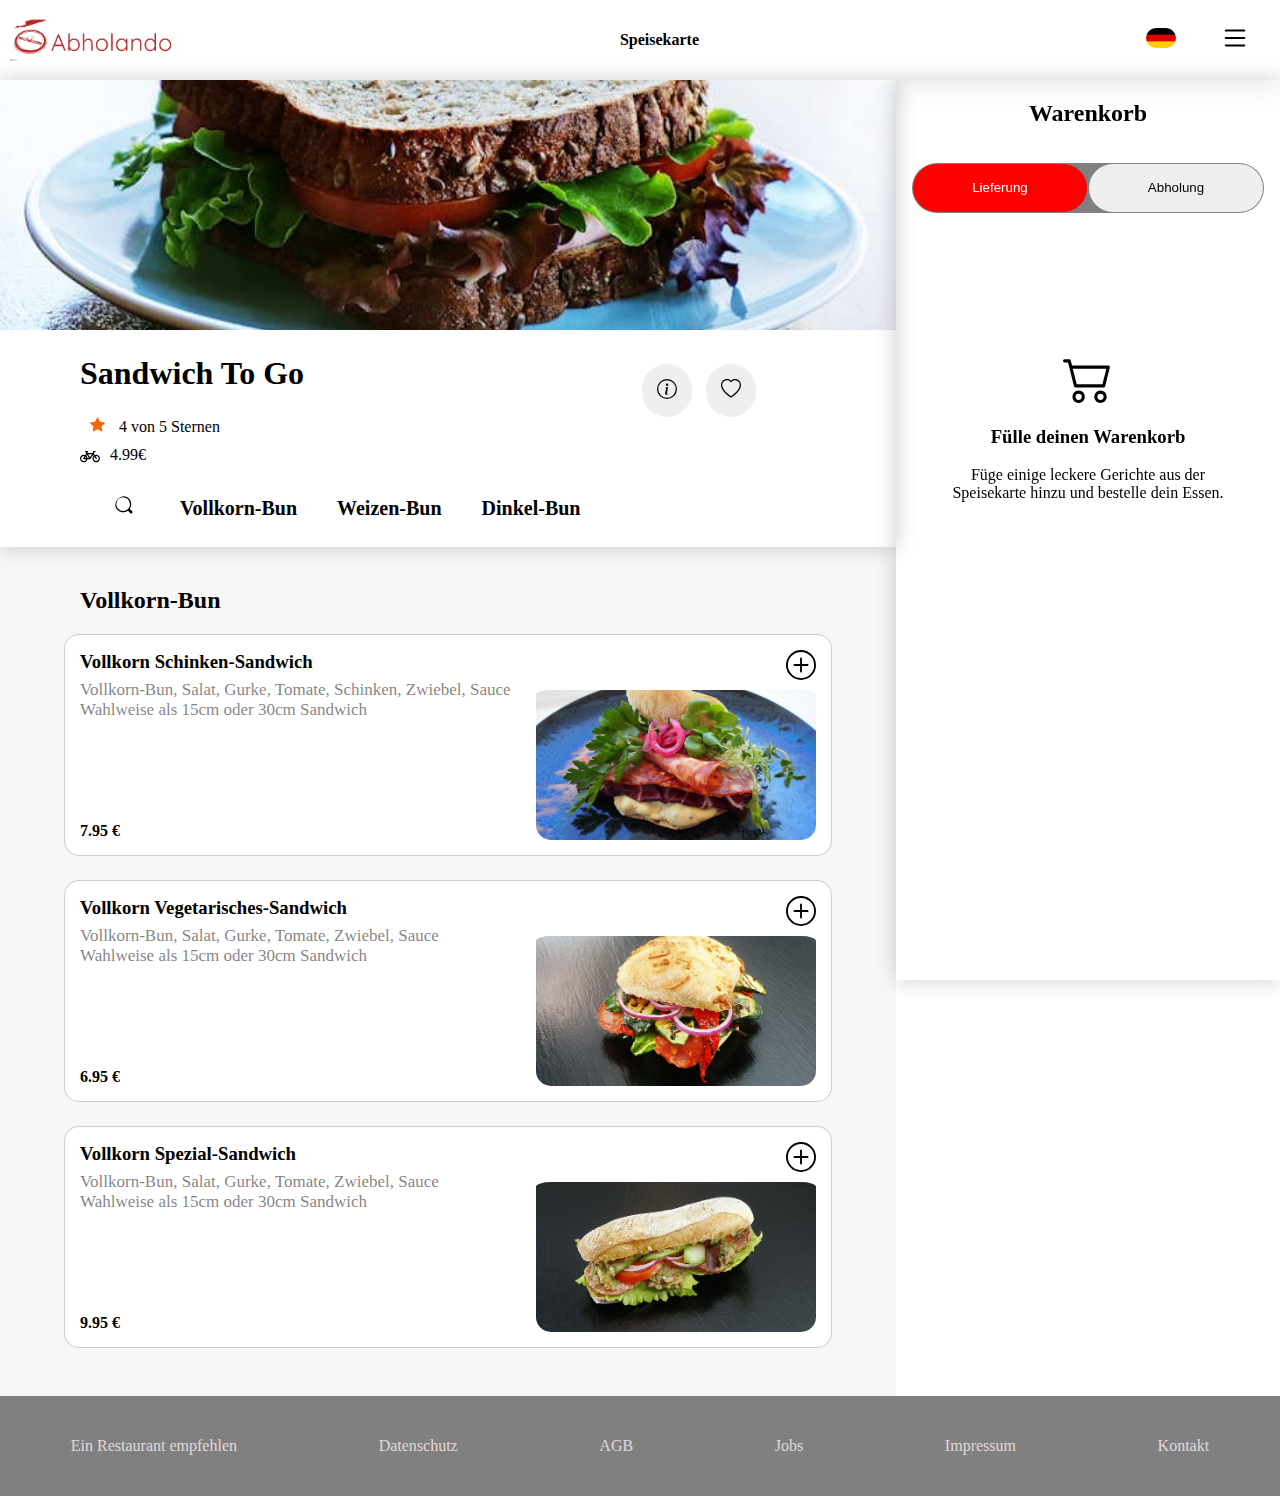
<file: index.html>
<!DOCTYPE html>
<html lang="en">
  <head>
    <meta charset="UTF-8" />
    <meta name="viewport" content="width=device-width, initial-scale=1.0" />
    <title>Abholando</title>
    <link rel="stylesheet" href="style.css" />
    <link rel="icon" type="image/vnd.microsoft.icon" href="img/favicon.ico" />
    <script src="script.js"></script>
  </head>
  <body onload="updateCard(foodListFullcorn, incredientListFullcorn, 0)">
    <header id="header">
      <img src="img/logo.png" alt="Logo" />
      <span>Speisekarte</span>
      <div class="icons-header">
        <img src="img/germany-flag-icon.png" alt="language" />
        <img src="img/list.svg" alt="Menü" />
      </div>
    </header>

    <div class="content">
      <div id="container" class="container">
        <div class="titlepic">
          <img src="img/main2.jpg" alt="Titelbild" />
          <div class="structure-main">
            <div class="container-main">
              <h1>Sandwich To Go</h1>
              <div class="icons-main">
                <button><img src="img/info-circle.svg" alt="" /></button>
                <button><img src="img/heart.svg" alt="" /></button>
              </div>
            </div>
            <a class="icons" href=""
              ><img src="img/star-fill.svg" alt="" /> 4 von 5 Sternen</a
            >
            <div class="icon-bike">
              <img src="img/bicycle.svg" alt="" />
              <span>4.99€</span>
            </div>
            <div class="buttons">
              <a href="#"
                ><img class="img-button" src="img/search.svg" alt="search"
              /></a>
              <a onclick="updateCard(foodListFullcorn, incredientListFullcorn, 0); return false" href="">Vollkorn-Bun</a>
              <a onclick="updateCard(foodListWheat, incredientListWheat, 1); return false;" href="">Weizen-Bun</a>
              <a onclick="updateCard(foodListDinkel, incredientListDinkel, 2); return false;" href="">Dinkel-Bun</a>
            </div>
          </div>
        </div>
        <section id="menu" class="menu-container"></section>
      </div>
      <div id="shoppingBag" class="shoppingbag">
        <div class="imgResponsive">
          <h2>Warenkorb</h2>
          <img
            onclick="responsiveMenuBagClose()"
            class="responsiveImg"
            src="img/plus-circle.svg"
            alt=""
          />
        </div>
        <div class="deliverybuttons">
          <button
            id="button1"
            onclick="colorButton('deliver')"
            class="shopping-button-delivery markbuttons"
          >
            Lieferung
          </button>
          <button
            id="button2"
            onclick="colorButton('pickup')"
            class="shopping-button-delivery"
          >
            Abholung
          </button>
        </div>

        <div class="responsive-div-empty" id="shopping-bag-none-food">
          <img class="cart" src="img/cart2.svg" alt="" />
          <h3 class="responsive-h3-empty">Fülle deinen Warenkorb</h3>
          <span class="responsive-span-empty"
            >Füge einige leckere Gerichte aus der <br />
            Speisekarte hinzu und bestelle dein Essen.</span
          >
        </div>
        <div id="shopping-bag-with-food" class="bag-list display-none"></div>
      </div>
    </div>
    <div id="shoppingBagToggle" class="responsiveMenu">
      <img
        onclick="responsiveMenuShow()"
        class="responsiveButton"
        src="img/cart2.svg"
      />
    </div>
    <footer id="footer">
      <a href="#">Ein Restaurant empfehlen</a>
      <a href="#">Datenschutz</a>
      <a href="#">AGB</a>
      <a href="#">Jobs</a>
      <a href="#">Impressum</a>
      <a href="#">Kontakt</a>
    </footer>
  </body>
</html>
</file>
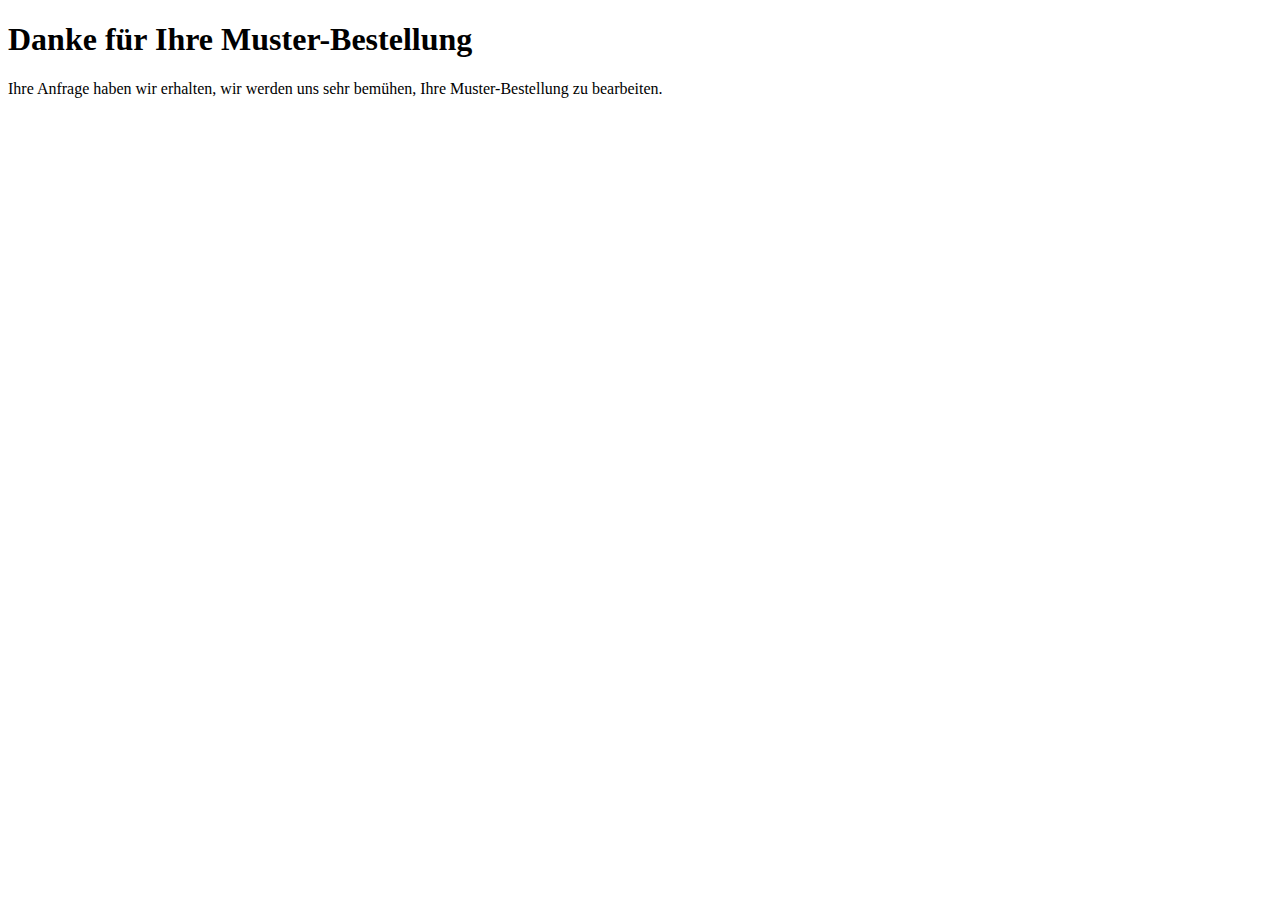
<file: thanks.html>
<!DOCTYPE html>
<html lang="en">
<head>
    <meta charset="UTF-8">
    <meta name="viewport" content="width=device-width, initial-scale=1.0">
    <title>Document</title>
</head>
<body>
    <h1>Danke für Ihre Muster-Bestellung</h1>
    <p>Ihre Anfrage haben wir erhalten, wir werden uns sehr bemühen, Ihre Muster-Bestellung zu bearbeiten.</p>
</body>
</html>
</file>
<file: style.css>
body {
  margin: 0;
}

header {
  display: flex;
  justify-content: space-between;
  align-items: center;
  height: 80px;
  box-shadow: rgba(149, 157, 165, 0.2) 0px 8px 24px;
  font-weight: bold;
}

header img {
  height: 60px;
}

.menu-container {
  background-color: rgba(0, 0, 0, 0.03);
  padding-left: 80px;
  padding-top: 20px;
  padding-right: 80px;
  padding-bottom: 24px;
}

.menu {
  display: flex;
  flex-direction: column;
  align-items: center;
}

.shoppingbag {
  width: 30%;
  position: sticky;
  top: 0;
  height: 100vh;
  display: flex;
  flex-direction: column;
  text-align: center;
  box-shadow: 0px 0px 20px 0px rgba(0, 0, 0, 0.2);
}

.content {
  display: flex;
}

.shoppingButtons {
  background-color: red;
  display: flex;
}

.container {
  width: 70%;
}

.titlepic {
  box-shadow: 0px 0px 20px 0px rgba(0, 0, 0, 0.2);
}

.titlepic img {
  width: 100%;
  object-fit: cover;
  height: 250px;
}

.titlepic a {
  text-decoration: none;
  color: black;
  padding: 5px 10px;
  border-radius: 20px;
}

.titlepic a:hover {
  background-color: rgba(0, 0, 0, 0.1);
}

.icons-header img {
  height: 20px;
  width: 30px;
  object-fit: cover;
  margin-right: 20px;
  padding: 10px 10px;
  border-radius: 90px;
}

.icons-header img:hover {
  background-color: rgba(255, 0, 0, 0.1);
  cursor: pointer;
}

.cart {
  height: 50px;
  object-fit: cover;
  padding-top: 100px;
}

.img-button {
  height: 20px !important;
  width: 20px !important;
  padding: 5px;
  border-radius: 90px;
}

.buttons {
  display: flex;
  align-items: center;
  font-weight: bold;
}

.buttons a {
  margin-left: 20px;
  font-size: 20px;
}

.container-main {
  display: flex;
  justify-content: space-between;
}

.icons-main img {
  height: 20px;
  width: 20px;
  object-fit: cover;
}

.icons-main button {
  border-radius: 90px;
  border: none;
  padding: 15px 15px;
  margin-right: 10px;
}

.icons-main button:hover {
  cursor: pointer;
  opacity: 0.5;
}

.icons-main {
  margin-top: 30px;
  margin-right: 50px;
}

.structure-main {
  margin-left: 80px;
  margin-right: 80px;
  padding-bottom: 16px;
}

.icons img {
  height: 15px;
  width: 15px;
  padding-right: 10px;
  filter: invert(49%) sepia(94%) saturate(4461%) hue-rotate(11deg)
    brightness(108%) contrast(97%);
}

.icons {
  height: 15px;
  width: 15px;
}

.icon-bike img {
  height: 20px;
  width: 20px;
  padding-right: 10px;
  object-fit: cover;
}

.icon-bike {
  display: flex;
  padding-top: 10px;
  padding-bottom: 20px;
}

.menu-card {
  width: 100%;
  border-radius: 15px;
  border: 1px solid rgba(0, 0, 0, 0.2);
  background-color: white;
  padding: 15px 15px;
  margin-bottom: 24px;
  cursor: pointer;
}

.card-header {
  display: flex;
  justify-content: space-between;
  align-items: center;
}

.card-header h3 {
  margin: 0;
  margin-bottom: 5px;
}

.card-header img {
  height: 30px;
}

.card-header img:hover {
  opacity: 0.5;
  cursor: pointer;
}

.card-main {
  display: flex;
  justify-content: space-between;
}

.card-main img {
  height: 150px;
  width: 280px;
  object-fit: cover;
  border-radius: 15px;
  padding-top: 10px;
}

.card-text {
  display: flex;
  flex-direction: column;
  justify-content: space-between;
}

.text-description {
  display: flex;
  flex-direction: column;
  color: rgba(0, 0, 0, 0.5);
  padding-bottom: 15px;
  font-size: 17px;
}

footer {
  background-color: grey;
  height: 100px;
  display: flex;
  justify-content: space-around;
  align-items: center;
}

footer a {
  color: rgb(224, 217, 217);
  text-decoration: none;
}

footer a:hover {
  opacity: 0.6;
  text-decoration: underline;
}

.deliverybuttons {
  background-color: grey;
  height: 50px;
  border-radius: 90px;
  display: flex;
  justify-content: center;
  align-items: center;
  margin-bottom: 40px;
  margin-top: 16px;
  margin-left: 16px;
  margin-right: 16px;
}

.shopping-button-delivery {
  height: 48px;
  width: 50%;
  margin: 1px 1px;
  border-radius: 90px;
  border: none;
}

.shopping-button-delivery:hover {
  opacity: 0.6;
  cursor: pointer;
}

.display-none {
  display: none;
}

.kasten {
  display: flex;
  flex-direction: column;
}

.space-between {
  display: flex;
  justify-content: space-between;
  margin-bottom: 10px;
}

.text-decoration {
  text-decoration: underline;
  font-weight: bold;
}

.notiz {
  text-decoration: none;
  color: grey;
  width: 50px;
}

.icons-bag img {
  height: 30px;
  margin-left: 10px;
  margin-right: 10px;
}

.icons-bag img:hover {
  opacity: 0.5;
  cursor: pointer;
}

.icons-bag {
  display: flex;
  justify-content: center;
  align-items: center;
}

.bag-list {
  margin-left: 20px;
  margin-right: 20px;
  overflow-y: auto;
  padding-bottom: 20px;
}

.spacer {
  height: 1px;
  background-color: grey;
  width: 100%;
  margin-bottom: 16px;
  margin-top: 6px;
}

.sum {
  display: flex;
  flex-direction: column;
}

.buy-button {
  height: 50px;
  border-radius: 90px;
  border: none;
  color: white;
  font-weight: bold;
  font-size: 16px;
  background-color: red;
}

.buy-button:hover {
  opacity: 0.8;
  cursor: pointer;
}

.markbuttons {
  background-color: red;
  color: white;
}

.responsiveMenu {
  position: fixed;
  right: 20px;
  top: 50vh;
  z-index: 999; /* Stelle sicher, dass der Button über anderen Inhalten liegt */
  display: none;
}

.responsiveButton {
  height: 50px;
  border: none;
  color: white;
  font-weight: bold;
  font-size: 16px;
  margin-bottom: 10px;
}

.responsiveButton:hover {
  opacity: 0.5;
  cursor: pointer;
}

#shoppingBagToggle {
  position: absolute;
  right: 20px;
  top: 100px;
}

.shoppingBagResponsive {
  display: flex;
  position: fixed;
  top: 0;
  left: 0;
  width: 100vw;
  background-color: white;
}

.responsiveImg {
  display: none;
}

.responsiveImg:hover {
  opacity: 0.8;
  cursor: pointer;
}

@media (max-width: 1090px) {
  .space-between {
    display: flex;
    flex-direction: column;
  }

  .notiz {
    display: none;
  }

  .spacer {
    margin-top: 0;
    margin-bottom: 8px;
  }

  .text-decoration {
    margin-bottom: 5px;
  }

  .space-between {
    margin-bottom: 8px;
  }

  .bag-list {
    font-size: 15px;
  }

  .structure-main {
    margin-left: 40px;
    margin-right: 40px;
  }
}

@media (max-width: 850px) {
  .buttons a {
    margin-left: 0px;
    font-size: 18px;
  }

  h2 {
    font-size: 20px;
  }

  .card-header {
    font-size: 14px;
  }

  .card-main img {
    width: 150px;
    height: 100px;
  }

  .text-description {
    font-size: 14px;
  }

  .shoppingbag {
    display: flex;
  }

  .responsive-h3-empty {
    font-size: 16px;
  }

  .responsive-span-empty {
    font-size: 14px;
  }

  .responsive-div-empty {
    padding-left: 10px;
    padding-right: 10px;
  }
}

@media (max-width: 700px) {
  .shoppingbag {
    display: none;
  }

  .display-flex {
    display: flex;
  }

  .menu-container {
    display: flex;
    flex-direction: column;
    justify-content: center;
    padding-left: 40px;
    padding-right: 40px;
  }

  .container {
    width: 100vw;
  }

  .imgResponsive {
    display: flex;
    justify-content: space-between;
    padding-left: 30px;
    padding-right: 30px;
    padding-top: 16px;
  }

  .responsiveMenu {
    display: block;
  }

  #shoppingBagToggle.display-none {
    display: none !important;
  }

  .responsiveImg {
    display: block;
  }

  .thanks-h1 {
    font-size: 20px;
    padding-left: 20px;
  }

  .thanks-p {
    font-size: 12px;
    padding-left: 20px;
  }
}

@media (max-width: 500px) {
  .icons-main {
    margin: 0;
    margin-top: 20px;
  }

  .icons-main img {
    height: 15px;
    width: 15px;
    object-fit: cover;
  }
  
  .icons-main button {
    border-radius: 90px;
    border: none;
    padding: 10px 10px;
    margin-right: 10px;
  }

  .container-main h1 {
    font-size: 20px;
  }

  header img {
    height: 40px;
  }

  header {
    height: 60px;
  }

  .icons-header img {
    margin: 0;
    height: 15px;
    width: 20px;
  }

  .structure-main {
    margin-left: 20px;
    margin-right: 20px;
  }

  .buttons a {
   font-size: 14px;
  }

  .menu-container {
    padding-left: 24px;
    padding-right: 24px;
  }

  .responsiveMenu img {
    height: 30px;
  }

  .card-header {
    font-size: 12px;
  }

  .card-main img {
    width: 120px;
    height: 80px;
  }

  .text-description {
    font-size: 12px;
  }

  .card-header img {
    height: 20px;
  }

  footer a {
    font-size: 10px;
  }

  footer {
    height: 50px;
  }

  .thanks-h1 {
    font-size: 16px;
    padding-left: 10px;
  }

  .thanks-p {
    font-size: 10px;
    padding-left: 10px;
  }
}
</file>
